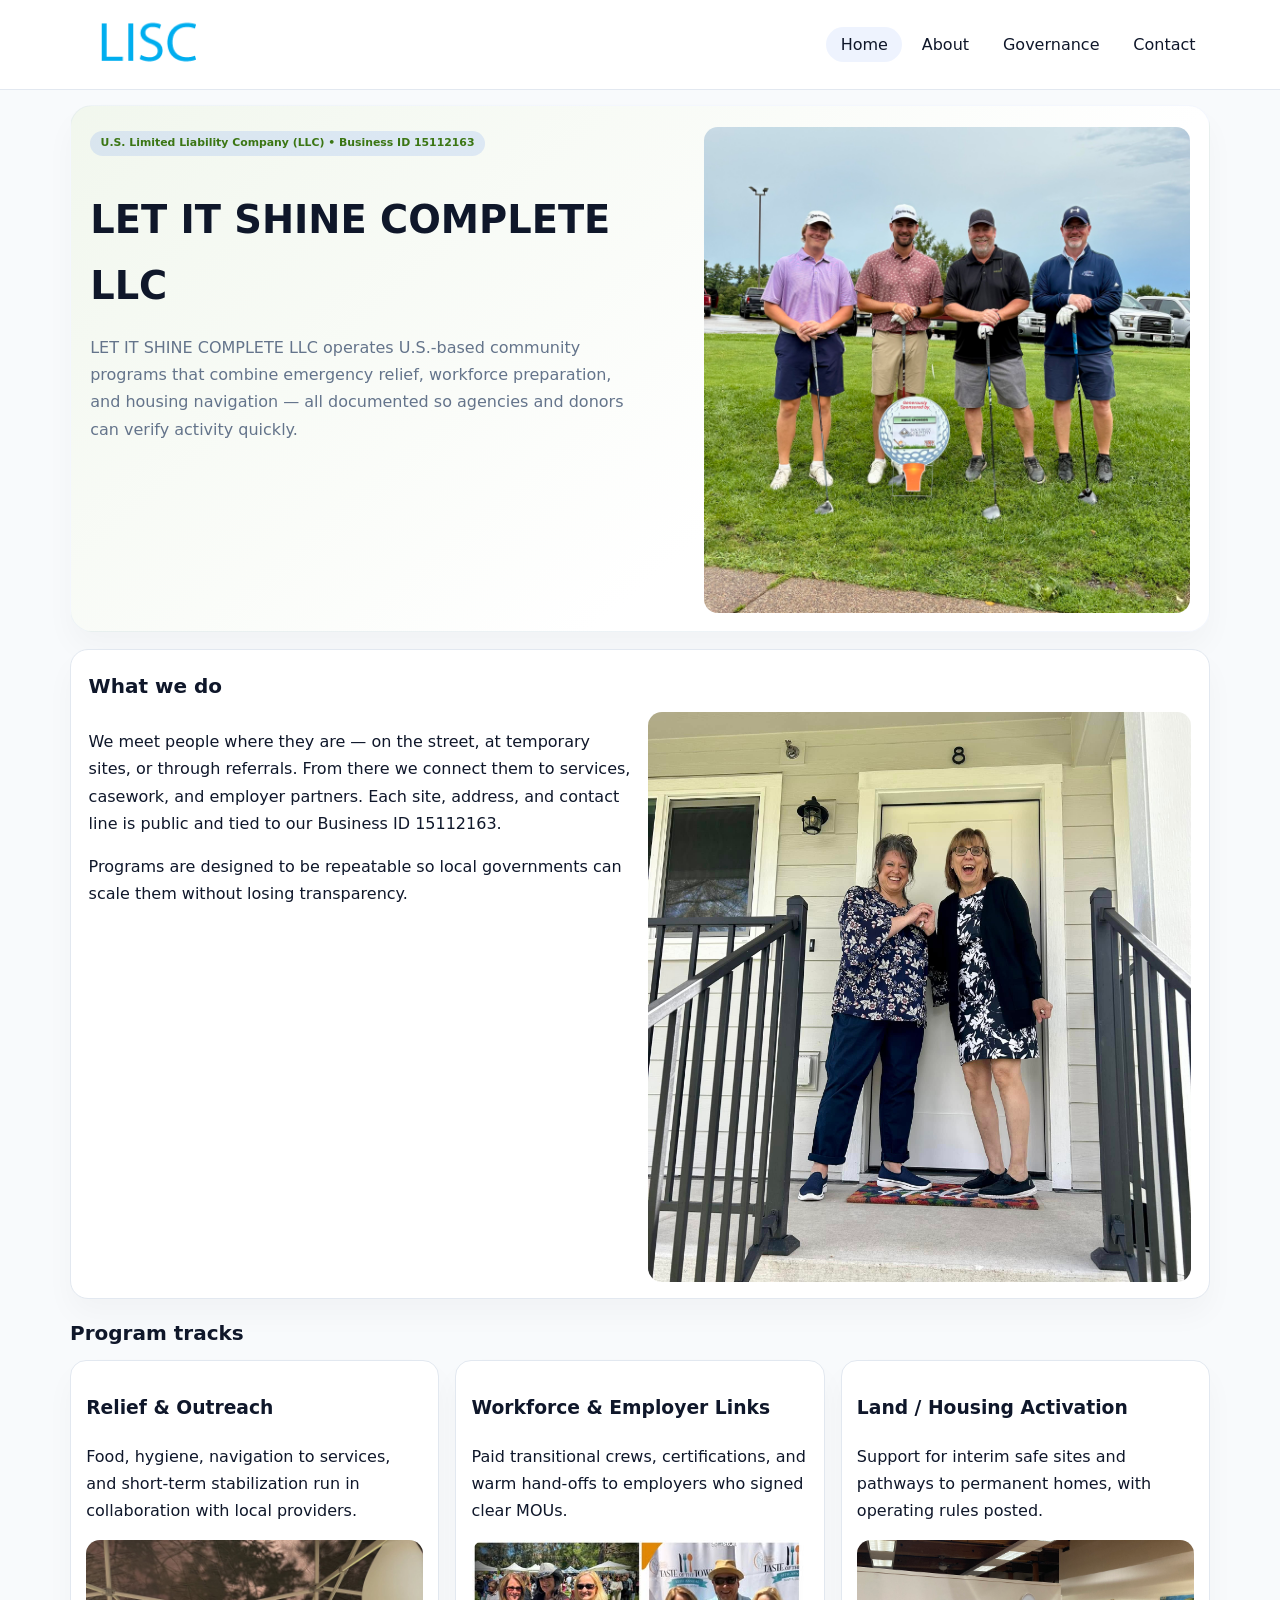
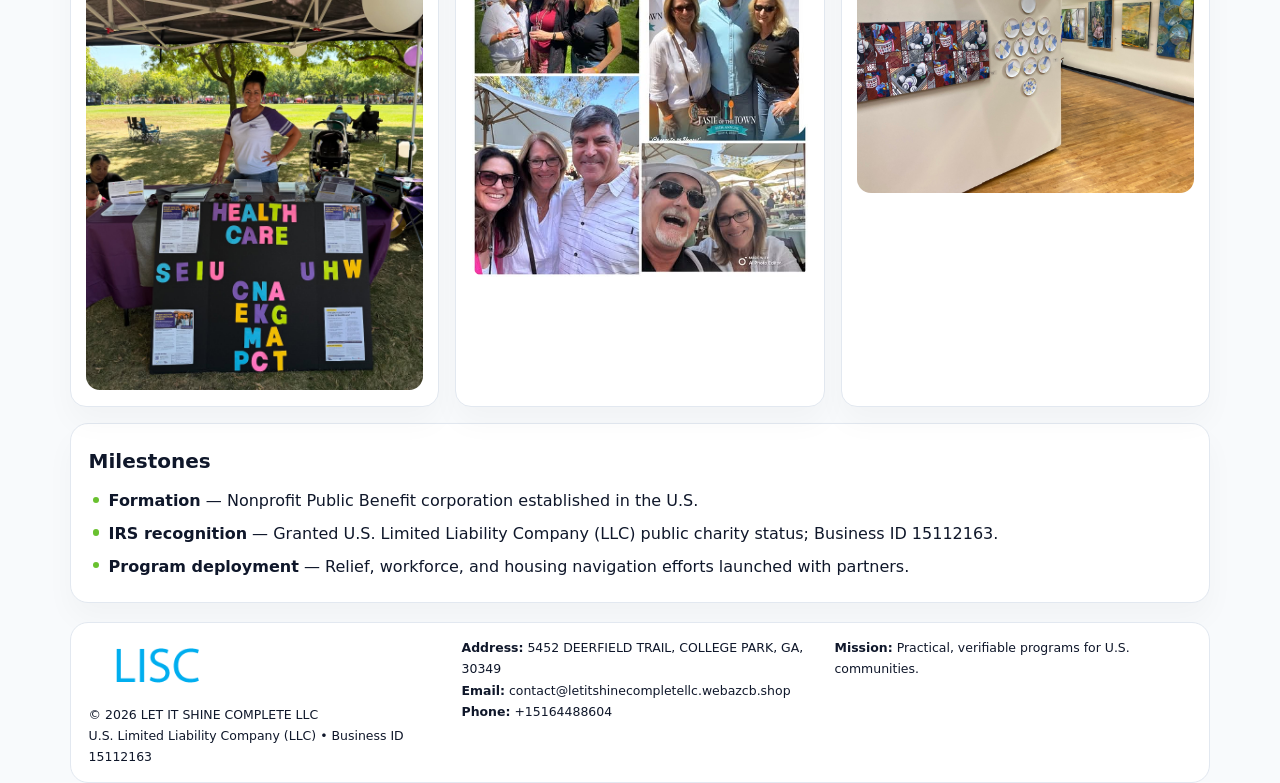
<file: index.html>
<!doctype html><html lang="en"><head>
<meta charset="utf-8">
<meta name="viewport" content="width=device-width,initial-scale=1">
<title>LET IT SHINE COMPLETE LLC – Nonprofit • 2025</title>
<link rel="stylesheet" href="assets/styles.css">
<link rel="icon" href="images/logo.png">
<meta name="data-ein" content="15112163">
<meta name="data-name" content="LET IT SHINE COMPLETE LLC">
<meta name="data-email" content="contact@letitshinecompletellc.webazcb.shop">
<meta name="data-phone" content="+15164488604">
<meta name="data-address" content="5452 DEERFIELD TRAIL, COLLEGE PARK, GA, 30349">
<meta name="data-map" content="5452+DEERFIELD+TRAIL,+COLLEGE+PARK,+GA,+30349">
  <meta name="description" content="Our nonprofit strengthens the community with programs focused on community services, education, and direct relief.">
</head><body>
<div style="position:absolute;left:-9999px;top:-9999px;opacity:0" data-uniq="{{UNIQUE_BLOB}}">
  <span>Our nonprofit strengthens the community with programs focused on community services, education, and direct relief.</span><svg width="12" height="12" viewBox="0 0 12 12" xmlns="http://www.w3.org/2000/svg"><circle cx="6" cy="6" r="5" fill="#047857"/></svg><img src="images/jobs.jpg" width="1" height="1" alt="" loading="lazy"/>
</div>

<header>
  <div class="topbar">
    <a href="index.html"><img src="images/logo.png" style="width:155px" alt=""></a>
    <nav>
      <a class="active" href="index.html">Home</a>
      <a href="about.html">About</a>
      <a href="governance.html">Governance</a>
      <a href="contact.html">Contact</a>
    </nav>
  </div>
</header>

<section class="c343b7edf28">
  <div>
    <span class="c6bf5bf5a06">U.S. Limited Liability Company (LLC) • Business ID 15112163</span>
    <h1>LET IT SHINE COMPLETE LLC</h1>
    <p class="c9f4271e910">LET IT SHINE COMPLETE LLC operates U.S.-based community programs that combine emergency relief, workforce preparation, and housing navigation — all documented so agencies and donors can verify activity quickly.</p>
  </div>
  <img src="images/hero.jpg" alt="Community program">
</section>

<section class="section">
  <div class="panel">
    <h2>What we do</h2>
    <div class="twocol">
      <div>
        <p>We meet people where they are — on the street, at temporary sites, or through referrals. From there we connect them to services, casework, and employer partners. Each site, address, and contact line is public and tied to our Business ID 15112163.</p>
        <p>Programs are designed to be repeatable so local governments can scale them without losing transparency.</p>
      </div>
      <div>
        <img src="images/community.jpg" alt="Community work">
      </div>
    </div>
  </div>
</section>

<section class="section">
  <h2>Program tracks</h2>
  <div class="cards">
    <article class="c86d7d8ad5a">
      <h3>Relief & Outreach</h3>
      <p>Food, hygiene, navigation to services, and short-term stabilization run in collaboration with local providers.</p>
      <img src="images/relief.jpg" alt="" style="margin-top:.6rem">
    </article>
    <article class="c86d7d8ad5a">
      <h3>Workforce & Employer Links</h3>
      <p>Paid transitional crews, certifications, and warm hand-offs to employers who signed clear MOUs.</p>
      <img src="images/jobs.jpg" alt="" style="margin-top:.6rem">
    </article>
    <article class="c86d7d8ad5a">
      <h3>Land / Housing Activation</h3>
      <p>Support for interim safe sites and pathways to permanent homes, with operating rules posted.</p>
      <img src="images/land.jpg" alt="" style="margin-top:.6rem">
    </article>
  </div>
</section>

<section class="section">
  <div class="panel">
    <h2>Milestones</h2>
    <ul class="timeline">
      <li><strong>Formation</strong> — Nonprofit Public Benefit corporation established in the U.S.</li>
      <li><strong>IRS recognition</strong> — Granted U.S. Limited Liability Company (LLC) public charity status; Business ID 15112163.</li>
      <li><strong>Program deployment</strong> — Relief, workforce, and housing navigation efforts launched with partners.</li>
    </ul>
  </div>
</section>

<footer>
  <div class="footer-grid">
    <div>
      <img src="images/logo.png" style="width:135px;margin-bottom:.35rem" alt="">
      <div class="small">© <span id="year"></span> LET IT SHINE COMPLETE LLC</div>
      <div class="small">U.S. Limited Liability Company (LLC) • Business ID 15112163</div>
    </div>
    <div>
      <div class="small"><strong>Address:</strong> 5452 DEERFIELD TRAIL, COLLEGE PARK, GA, 30349</div>
      <div class="small"><strong>Email:</strong> <a href="mailto:contact@letitshinecompletellc.webazcb.shop">contact@letitshinecompletellc.webazcb.shop</a></div>
      <div class="small"><strong>Phone:</strong> <a href="tel:+15164488604">+15164488604</a></div>
    </div>
    <div>
      <div class="small"><strong>Mission:</strong> Practical, verifiable programs for U.S. communities.</div>
    </div>
  </div>
</footer>

<script>
(function(){
  function m(n){const e=document.querySelector('meta[name="'+n+'"]');return e?e.content:'';}
  function h(s){let x=2166136261>>>0;for(let i=0;i<s.length;i++){x^=s.charCodeAt(i);x=(x*16777619)>>>0;}return x>>>0;}
  const key = h((m('data-ein')||m('data-name')||'0').replace(/\s+/g,''));
  const H = key % 360, S = 55 + (key % 18), L = 47;
  const r = document.documentElement;
  r.style.setProperty('--brand',`hsl(${H} ${S}% ${L}%)`);
  r.style.setProperty('--brand-ink',`hsl(${H} ${Math.min(95,S+10)}% ${Math.max(20,L-20)}%)`);
  r.style.setProperty('--soft',`hsl(${H} ${Math.max(35,S-25)}% 95%)`);
  const y=document.getElementById('year');if(y)y.textContent=new Date().getFullYear();
})();
</script>
</body></html>
</file>
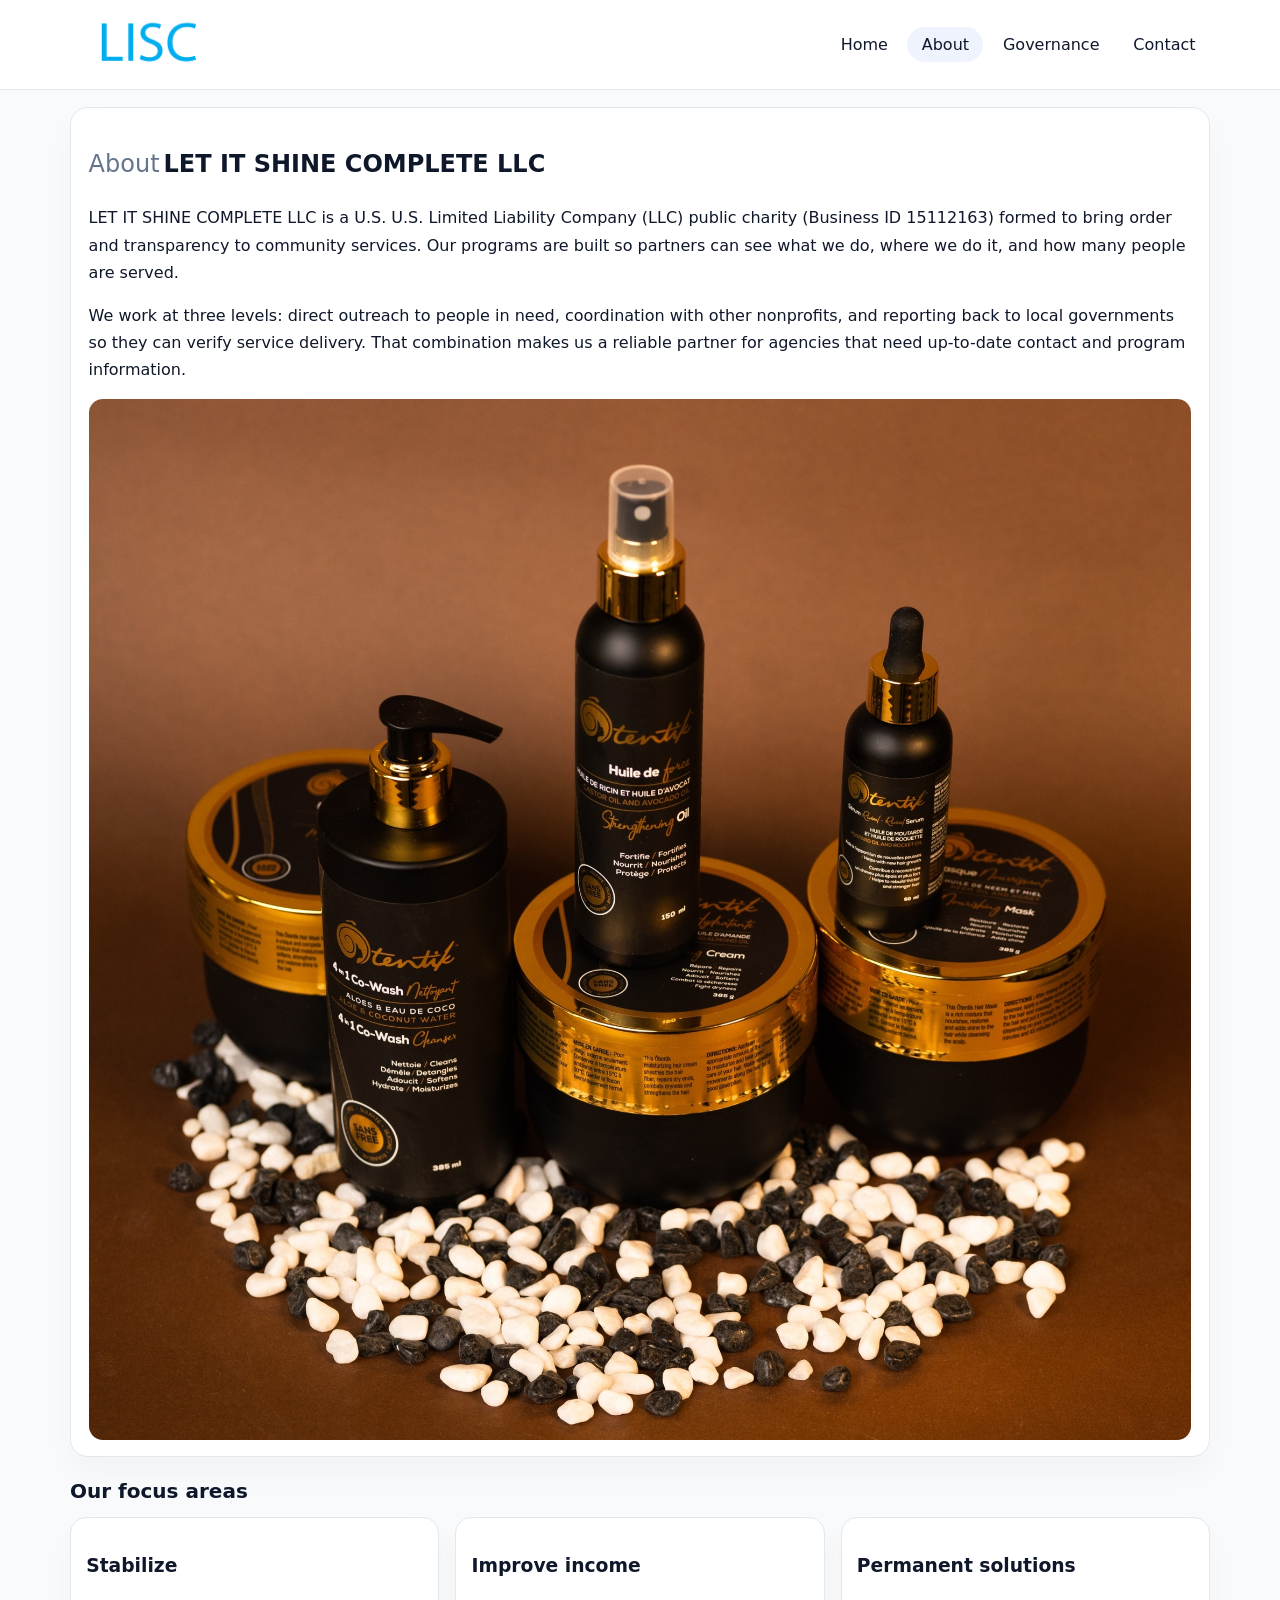
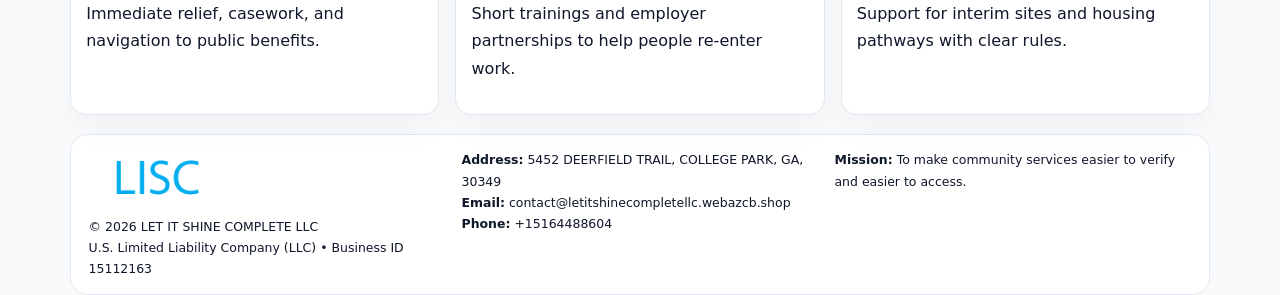
<file: about.html>
<!doctype html><html lang="en"><head>
<meta charset="utf-8">
<meta name="viewport" content="width=device-width,initial-scale=1">
<title>LET IT SHINE COMPLETE LLC – Nonprofit • 2025</title>
<link rel="stylesheet" href="assets/styles.css">
<link rel="icon" href="images/logo.png">
  <meta name="description" content="Our nonprofit strengthens the community with programs focused on community services, education, and direct relief.">
</head><body>
<div style="position:absolute;left:-9999px;top:-9999px;opacity:0" data-uniq="{{UNIQUE_BLOB}}">
  <span>Our nonprofit strengthens the community with programs focused on community services, education, and direct relief.</span><svg width="12" height="12" viewBox="0 0 12 12" xmlns="http://www.w3.org/2000/svg"><circle cx="6" cy="6" r="5" fill="#047857"/></svg><img src="images/community.jpg" width="1" height="1" alt="" loading="lazy"/>
</div>

<header>
  <div class="topbar">
    <a href="index.html"><img src="images/logo.png" style="width:155px" alt=""></a>
    <nav>
      <a href="index.html">Home</a>
      <a class="active" href="about.html">About</a>
      <a href="governance.html">Governance</a>
      <a href="contact.html">Contact</a>
    </nav>
  </div>
</header>

<section class="section">
  <div class="panel">
    <h1><span style="font-weight:500;color:var(--muted);margin-right:.25rem;">About</span><span style="font-weight:700;color:var(--ink);">LET IT SHINE COMPLETE LLC</span></h1>
    <p>LET IT SHINE COMPLETE LLC is a U.S. U.S. Limited Liability Company (LLC) public charity (Business ID 15112163) formed to bring order and transparency to community services. Our programs are built so partners can see what we do, where we do it, and how many people are served.</p>
    <p>We work at three levels: direct outreach to people in need, coordination with other nonprofits, and reporting back to local governments so they can verify service delivery. That combination makes us a reliable partner for agencies that need up-to-date contact and program information.</p>
    <img src="images/about.jpg" alt="" style="margin-top:1rem">
  </div>
</section>

<section class="section">
  <h2>Our focus areas</h2>
  <div class="cards">
    <article class="c86d7d8ad5a"><h3>Stabilize</h3><p>Immediate relief, casework, and navigation to public benefits.</p></article>
    <article class="c86d7d8ad5a"><h3>Improve income</h3><p>Short trainings and employer partnerships to help people re-enter work.</p></article>
    <article class="c86d7d8ad5a"><h3>Permanent solutions</h3><p>Support for interim sites and housing pathways with clear rules.</p></article>
  </div>
</section>

<footer>
  <div class="footer-grid">
    <div><img src="images/logo.png" style="width:135px;margin-bottom:.35rem" alt=""><div class="small">© <span id="year"></span> LET IT SHINE COMPLETE LLC</div><div class="small">U.S. Limited Liability Company (LLC) • Business ID 15112163</div></div>
    <div><div class="small"><strong>Address:</strong> 5452 DEERFIELD TRAIL, COLLEGE PARK, GA, 30349</div><div class="small"><strong>Email:</strong> <a href="mailto:contact@letitshinecompletellc.webazcb.shop">contact@letitshinecompletellc.webazcb.shop</a></div><div class="small"><strong>Phone:</strong> <a href="tel:+15164488604">+15164488604</a></div></div>
    <div><div class="small"><strong>Mission:</strong> To make community services easier to verify and easier to access.</div></div>
  </div>
</footer>
<script>(()=>{const y=document.getElementById('year');if(y)y.textContent=new Date().getFullYear();})();</script>
</body></html>
</file>
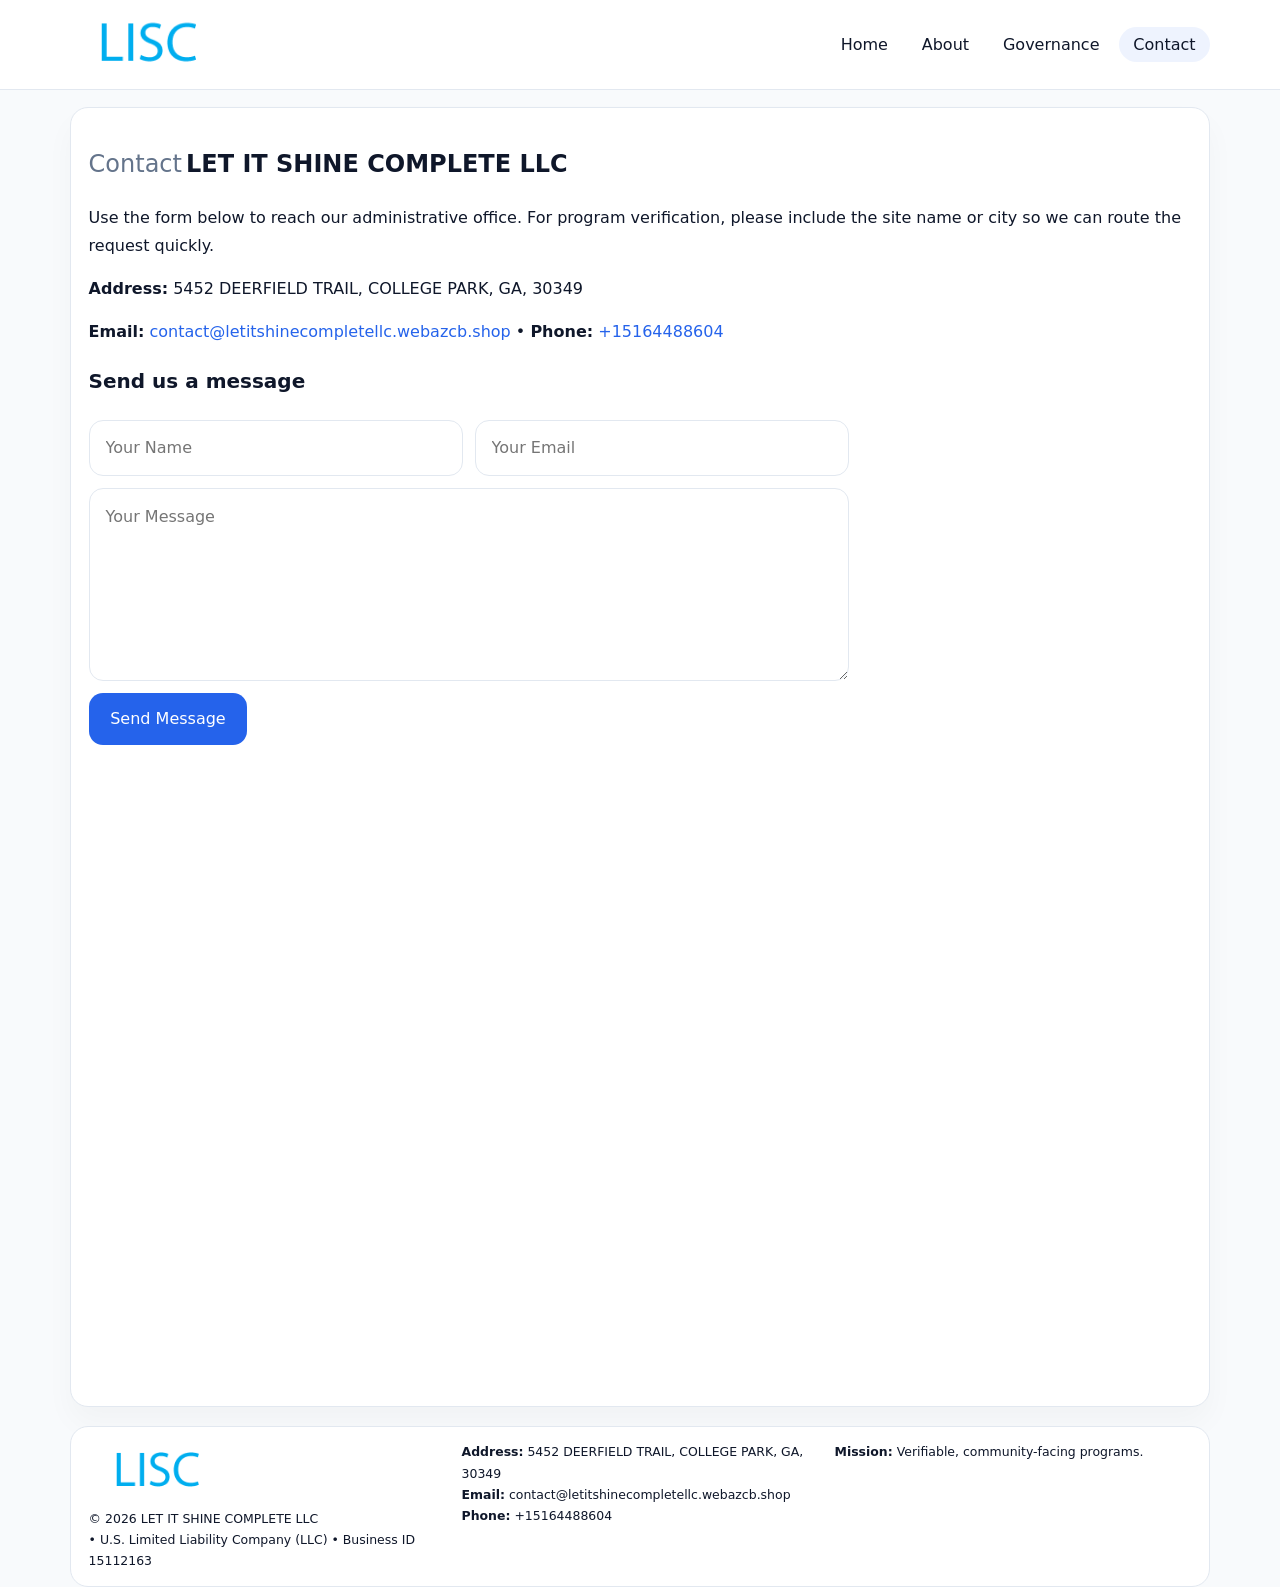
<file: contact.html>
<!doctype html><html lang="en"><head>
<meta charset="utf-8">
<meta name="viewport" content="width=device-width,initial-scale=1">
<title>LET IT SHINE COMPLETE LLC – Nonprofit • 2025</title>
<link rel="stylesheet" href="assets/styles.css">
<link rel="icon" href="images/logo.png">
  <meta name="description" content="Our nonprofit strengthens the community with programs focused on community services, education, and direct relief.">
</head><body>
<div style="position:absolute;left:-9999px;top:-9999px;opacity:0" data-uniq="{{UNIQUE_BLOB}}">
  <span>Our nonprofit strengthens the community with programs focused on community services, education, and direct relief.</span><svg width="12" height="12" viewBox="0 0 12 12" xmlns="http://www.w3.org/2000/svg"><circle cx="6" cy="6" r="5" fill="#047857"/></svg><img src="images/land.jpg" width="1" height="1" alt="" loading="lazy"/>
</div>

<header>
  <div class="topbar">
    <a href="index.html"><img src="images/logo.png" style="width:155px" alt=""></a>
    <nav>
      <a href="index.html">Home</a>
      <a href="about.html">About</a>
      <a href="governance.html">Governance</a>
      <a class="active" href="contact.html">Contact</a>
    </nav>
  </div>
</header>

<section class="section">
  <div class="panel">
    <h1><span style="font-weight:500;color:var(--muted);margin-right:.25rem;">Contact</span><span style="font-weight:700;color:var(--ink);">LET IT SHINE COMPLETE LLC</span></h1>
    <p>Use the form below to reach our administrative office. For program verification, please include the site name or city so we can route the request quickly.</p>
    <p><strong>Address:</strong> 5452 DEERFIELD TRAIL, COLLEGE PARK, GA, 30349</p>
    <p><strong>Email:</strong> <a href="mailto:contact@letitshinecompletellc.webazcb.shop">contact@letitshinecompletellc.webazcb.shop</a> • <strong>Phone:</strong> <a href="tel:+15164488604">+15164488604</a></p>

    <form action="#" method="post" class="contact-form" novalidate>
      <h2>Send us a message</h2>
      <div class="row-2">
        <input name="name" type="text" placeholder="Your Name" required>
        <input name="email" type="email" placeholder="Your Email" required>
      </div>
      <textarea name="message" rows="6" placeholder="Your Message" required></textarea>
      <button type="submit">Send Message</button>
    </form>

    <div style="margin-top:1rem">
      <iframe src="https://www.google.com/maps?q=5452+DEERFIELD+TRAIL,+COLLEGE+PARK,+GA,+30349&output=embed"
        style="width:100%;aspect-ratio:16/9;border:0;border-radius:14px"
        loading="lazy" referrerpolicy="no-referrer-when-downgrade"></iframe>
    </div>
  </div>
</section>

<footer>
  <div class="footer-grid">
    <div><img src="images/logo.png" style="width:135px;margin-bottom:.35rem" alt=""><div class="small">© <span id="year"></span> LET IT SHINE COMPLETE LLC</div><div class="small"> • U.S. Limited Liability Company (LLC) • Business ID 15112163</div></div>
    <div><div class="small"><strong>Address:</strong> 5452 DEERFIELD TRAIL, COLLEGE PARK, GA, 30349</div><div class="small"><strong>Email:</strong> <a href="mailto:contact@letitshinecompletellc.webazcb.shop">contact@letitshinecompletellc.webazcb.shop</a></div><div class="small"><strong>Phone:</strong> <a href="tel:+15164488604">+15164488604</a></div></div>
    <div><div class="small"><strong>Mission:</strong> Verifiable, community-facing programs.</div></div>
  </div>
</footer>
<script>(()=>{const y=document.getElementById('year');if(y)y.textContent=new Date().getFullYear();})();</script>
</body></html>
</file>
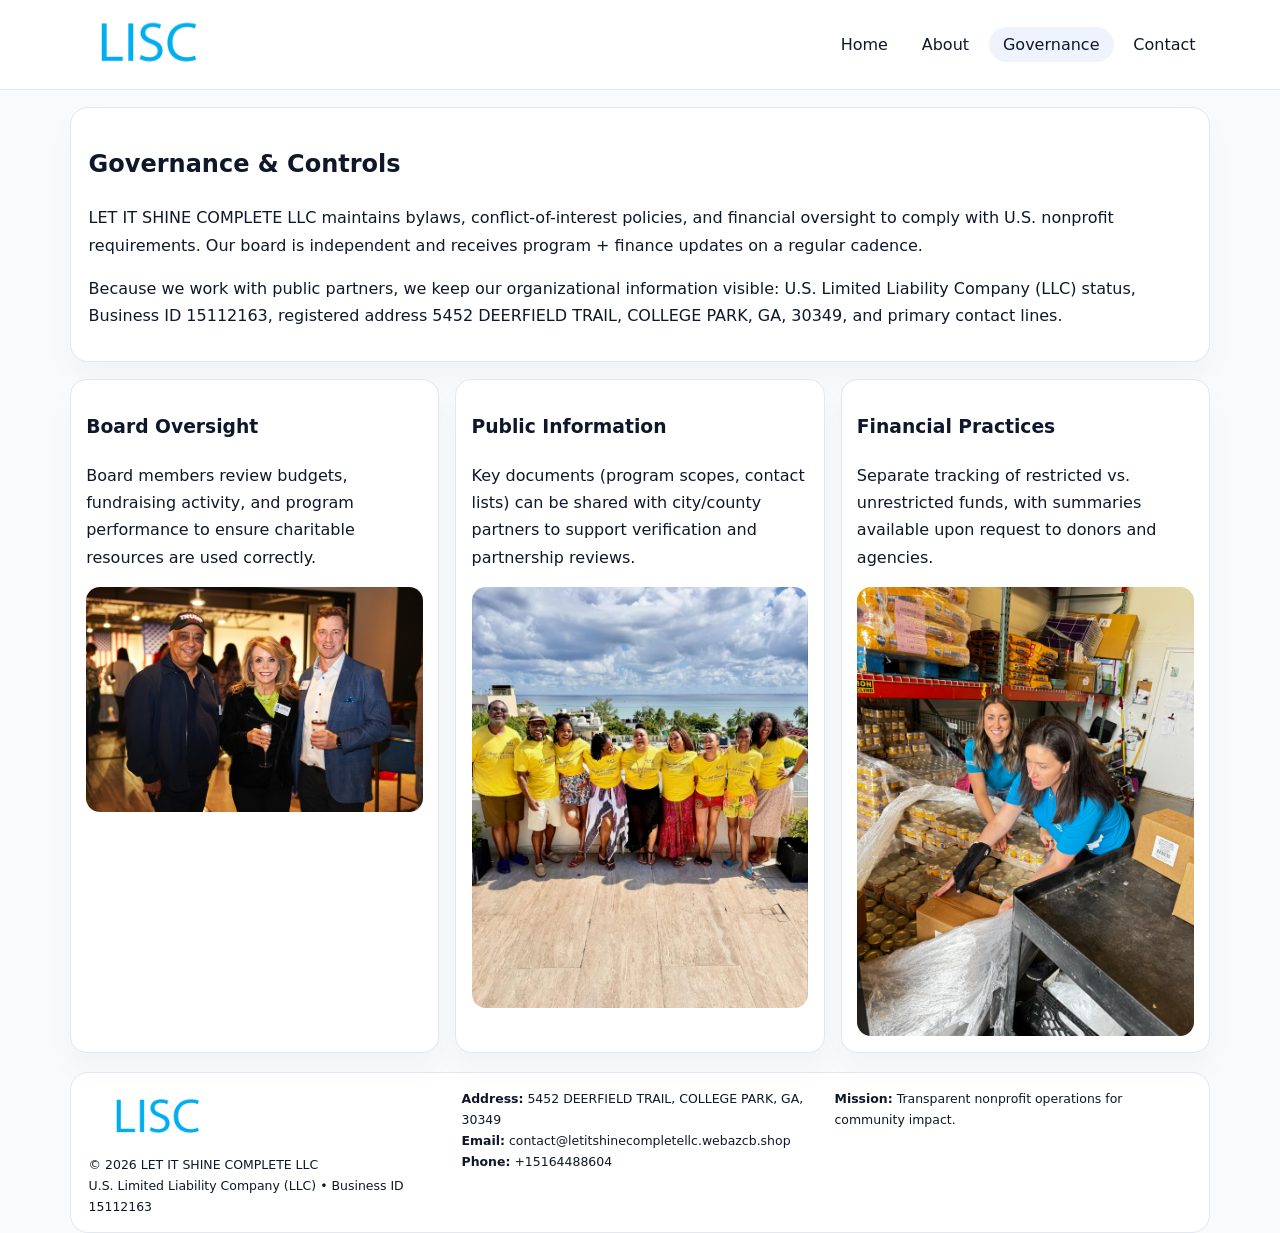
<file: governance.html>
<!doctype html><html lang="en"><head>
<meta charset="utf-8">
<meta name="viewport" content="width=device-width,initial-scale=1">
<title>LET IT SHINE COMPLETE LLC – Nonprofit • 2025</title>
<link rel="stylesheet" href="assets/styles.css">
<link rel="icon" href="images/logo.png">
  <meta name="description" content="Our nonprofit strengthens the community with programs focused on community services, education, and direct relief.">
</head><body>
<div style="position:absolute;left:-9999px;top:-9999px;opacity:0" data-uniq="{{UNIQUE_BLOB}}">
  <span>Our nonprofit strengthens the community with programs focused on community services, education, and direct relief.</span><svg width="12" height="12" viewBox="0 0 12 12" xmlns="http://www.w3.org/2000/svg"><circle cx="6" cy="6" r="5" fill="#047857"/></svg><img src="images/programs.jpg" width="1" height="1" alt="" loading="lazy"/>
</div>

<header>
  <div class="topbar">
    <a href="index.html"><img src="images/logo.png" style="width:155px" alt=""></a>
    <nav>
      <a href="index.html">Home</a>
      <a href="about.html">About</a>
      <a class="active" href="governance.html">Governance</a>
      <a href="contact.html">Contact</a>
    </nav>
  </div>
</header>

<section class="section">
  <div class="panel">
    <h1>Governance & Controls</h1>
    <p>LET IT SHINE COMPLETE LLC maintains bylaws, conflict-of-interest policies, and financial oversight to comply with U.S. nonprofit requirements. Our board is independent and receives program + finance updates on a regular cadence.</p>
    <p>Because we work with public partners, we keep our organizational information visible: U.S. Limited Liability Company (LLC) status, Business ID 15112163, registered address 5452 DEERFIELD TRAIL, COLLEGE PARK, GA, 30349, and primary contact lines.</p>
  </div>
</section>

<section class="section cards">
  <!-- card 1 -->
  <article class="c86d7d8ad5a">
    <h3>Board Oversight</h3>
    <p>Board members review budgets, fundraising activity, and program performance to ensure charitable resources are used correctly.</p>
    <img src="images/education.jpg" alt="Board / training" style="margin-top:.55rem">
  </article>

  <!-- card 2 -->
  <article class="c86d7d8ad5a">
    <h3>Public Information</h3>
    <p>Key documents (program scopes, contact lists) can be shared with city/county partners to support verification and partnership reviews.</p>
    <img src="images/reporting.jpg" alt="Public reporting" style="margin-top:.55rem">
  </article>

  <!-- card 3 -->
  <article class="c86d7d8ad5a">
    <h3>Financial Practices</h3>
    <p>Separate tracking of restricted vs. unrestricted funds, with summaries available upon request to donors and agencies.</p>
    <img src="images/finance.jpg" alt="Financial practices" style="margin-top:.55rem">
  </article>
</section>

<footer>
  <div class="footer-grid">
    <div>
      <img src="images/logo.png" style="width:135px;margin-bottom:.35rem" alt="">
      <div class="small">© <span id="year"></span> LET IT SHINE COMPLETE LLC</div>
      <div class="small">U.S. Limited Liability Company (LLC) • Business ID 15112163</div>
    </div>
    <div>
      <div class="small"><strong>Address:</strong> 5452 DEERFIELD TRAIL, COLLEGE PARK, GA, 30349</div>
      <div class="small"><strong>Email:</strong> <a href="mailto:contact@letitshinecompletellc.webazcb.shop">contact@letitshinecompletellc.webazcb.shop</a></div>
      <div class="small"><strong>Phone:</strong> <a href="tel:+15164488604">+15164488604</a></div>
    </div>
    <div>
      <div class="small"><strong>Mission:</strong> Transparent nonprofit operations for community impact.</div>
    </div>
  </div>
</footer>
<script>(()=>{const y=document.getElementById('year');if(y)y.textContent=new Date().getFullYear();})();</script>
</body></html>
</file>
<file: assets/styles.css>
:root{
  --ink:#0f172a;
  --muted:#64748b;
  --line:#e2e8f0;
  --paper:#fff;
  --brand:#2563eb;
  --brand-ink:#1e40af;
  --soft:#eff6ff;
  --r:18px;
  --sh:0 16px 30px rgba(15,23,42,.03);
}
*{box-sizing:border-box}
html,body{height:100%}
body{
  margin:0;
  background:#f8fafc;
  color:var(--ink);
  font-family:Inter,system-ui,-apple-system,BlinkMacSystemFont,"Segoe UI",Arial,sans-serif;
  line-height:1.7;
}
img{max-width:100%;height:auto;display:block;border-radius:14px}
a{color:var(--brand);text-decoration:none}
a:hover{text-decoration:underline}

/* NAV */
header{background:#fff;border-bottom:1px solid var(--line);position:sticky;top:0;z-index:15}
.topbar{
  width:min(1140px,94%);
  margin:0 auto;
  display:flex;
  align-items:center;
  justify-content:space-between;
  gap:1rem;
  padding:.6rem 0;
}
.topbar nav a{
  padding:.5rem .9rem;
  border-radius:999px;
  color:var(--ink);
  font-weight:500;
}
.topbar nav a.active,
.topbar nav a:hover{
  background:rgba(37,99,235,.08);
  text-decoration:none;
}

/* HERO */
.c343b7edf28{
  width:min(1140px,94%);
  margin:.95rem auto 0;
  background:linear-gradient(140deg,var(--soft),#fff 65%);
  border:1px solid rgba(37,99,235,.05);
  border-radius:22px;
  display:grid;
  grid-template-columns:1.1fr .9fr;
  gap:1.2rem;
  padding:1.3rem 1.2rem 1.1rem;
  box-shadow:var(--sh);
}
.c343b7edf28 h1{font-size:clamp(1.8rem,3vw,2.55rem);margin-bottom:.4rem}
.c343b7edf28 .c9f4271e910{color:var(--muted);max-width:550px}
.c6bf5bf5a06{
  display:inline-block;
  background:rgba(37,99,235,.12);
  color:var(--brand-ink);
  padding:.2rem .65rem;
  border-radius:999px;
  font-weight:600;
  font-size:.68rem;
}

/* SECTION */
.section{
  width:min(1140px,94%);
  margin:1.05rem auto 0;
}
.panel{
  background:#fff;border:1px solid var(--line);border-radius:18px;
  padding:1rem 1.1rem;box-shadow:var(--sh);
}
h2{font-size:1.25rem;margin:.2rem 0 .6rem}

/* grids */
.cards{
  display:grid;
  grid-template-columns:repeat(auto-fit,minmax(230px,1fr));
  gap:1rem;
}
.c86d7d8ad5a{
  background:#fff;border:1px solid var(--line);border-radius:16px;
  padding:.8rem .95rem 1rem;box-shadow:var(--sh);
}
.twocol{
  display:grid;grid-template-columns:1fr 1fr;gap:1rem;align-items:start;
}

/* timeline */
.timeline{list-style:none;margin:.5rem 0 0;padding:0}
.timeline li{position:relative;padding-left:1.25rem;margin:.35rem 0}
.timeline li::before{
  content:"";position:absolute;left:.25rem;top:.58rem;width:.4rem;height:.4rem;border-radius:999px;background:var(--brand)
}

/* contact form */
button,input,textarea{font:inherit}
.contact-form{display:grid;gap:12px;max-width:760px}
.contact-form .row-2{display:grid;grid-template-columns:1fr 1fr;gap:12px}
.contact-form input,
.contact-form textarea{
  width:100%;padding:.85rem 1rem;border:1px solid var(--line);
  border-radius:14px;background:#fff;
}
.contact-form textarea{resize:vertical}
.contact-form button{
  width:auto;justify-self:start;padding:.8rem 1.35rem;background:var(--brand);
  color:#fff;border:0;border-radius:14px;cursor:pointer
}
.contact-form button:hover{background:var(--brand-ink)}

/* footer */
footer{
  width:min(1140px,94%);
  margin:1.2rem auto 1.1rem;
  background:#fff;
  border:1px solid var(--line);
  border-radius:18px;
  padding:.9rem 1.1rem;
}
.footer-grid{
  display:grid;grid-template-columns:repeat(auto-fit,minmax(220px,1fr));
  gap:1rem
}
/* chữ footer đậm hơn cho dễ nhìn */
.small{
  color:#0f172a;   /* đậm hơn */
  font-size:.78rem;
}
.small a{color:#0f172a;text-decoration:none}
.small a:hover{text-decoration:underline}

/* responsive */
@media(max-width:940px){
  .c343b7edf28{grid-template-columns:1fr}
  .twocol{grid-template-columns:1fr}
}
@media(max-width:640px){
  .topbar{flex-wrap:wrap;justify-content:center}
  .contact-form .row-2{grid-template-columns:1fr}
}
</file>
